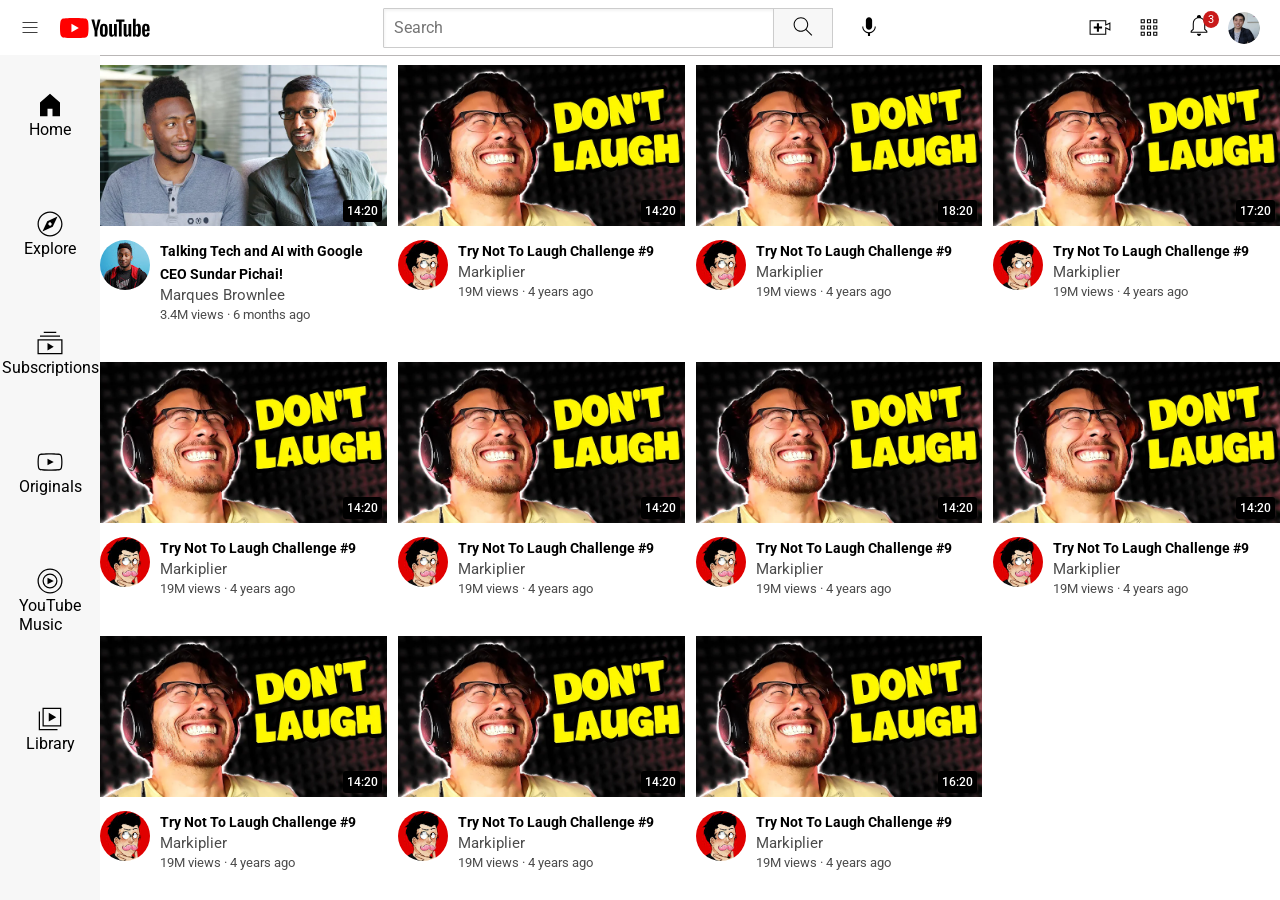
<file: index.html>
<!DOCTYPE html>
<html lang="en">

<head>
    <meta charset="UTF-8">
    <meta name="viewport" content="width=device-width, initial-scale=1.0">
    <title>Youtube</title>
    <link rel="stylesheet" href="style.css">
    <link rel="preconnect" href="https://fonts.googleapis.com">
    <link rel="preconnect" href="https://fonts.gstatic.com" crossorigin>
    <link
        href="https://fonts.googleapis.com/css2?family=Poppins:ital,wght@0,100;0,200;0,300;0,400;0,500;0,600;0,700;0,800;0,900;1,100;1,200;1,300;1,400;1,500;1,600;1,700;1,800;1,900&family=Roboto:ital,wght@0,100..900;1,100..900&display=swap"
        rel="stylesheet">
    <link rel="stylesheet" href="header.css">
    <link rel="stylesheet" href="sidebar.css">
</head>

<body>
    <header class="header">
        <div class="left-section">
            <img class="hamburger" src="images/header/hamburger-menu.svg" alt="image">
            <img class="youtube-logo" src="images/header/youtube-logo.svg" alt="youtube-logo">
        </div>
        <div class="middle-section">
            <input id="Search" type="text" placeholder="Search">
            <button id="search-icon"><img id="search-image" src="images/header/search.svg" alt="image"></button>
            <button id="mic"><img src="images/header/voice-search-icon.svg" alt="" id="mic-icon"></button>
        </div>
        <div class="right-section">
            <img id="upload" src="images/header/upload.svg" alt="">
            <img id="apps" src="images/header/youtube-apps.svg" alt="">
            <div class="notification-relative"><img id="notification" src="images/header/notifications.svg" alt="">
                <div class="notification-count">
                    3
                </div>
            </div>
            <img id="my-channel" src="images/header/my-channel.jpeg" alt="">
        </div>
    </header>


    <nav class="side-bar">
        <div class="sidebar-link">
            <img src="images/sidebar/home.svg" alt="">
            <p class="sidebar-names">Home</p>
        </div>
        <div class="sidebar-link">
            <img src="images/sidebar/explore.svg" alt="">
            <p class="sidebar-names">Explore</p>
        </div>
        <div class="sidebar-link">
            <img src="images/sidebar/subscriptions.svg" alt="">
            <p class="sidebar-names">Subscriptions</p>
        </div>
        <div class="sidebar-link">
            <img src="images/sidebar/originals.svg" alt="">
            <p class="sidebar-names">Originals</p>
        </div>
        <div class="sidebar-link">
            <img src="images/sidebar/youtube-music.svg" alt="">
            <p class="sidebar-names">YouTube Music</p>
        </div>
        <div class="sidebar-link">
            <img src="images/sidebar/library.svg" alt="">
            <p class="sidebar-names">Library</p>
        </div>
    </nav>
    <main>
        <div class="video-grid">
            <div class="video-card">
                <div class="video-card-thumbnail">
                    <img src="images/thumbnail-1.webp" alt="thumbnail-1" class="thumbnail">
                    <div class="video-time">14:20</div>
                </div>
                <div class="video-card-text">
                    <div class="video-card-channel">
                        <img src="images/channel-1.jpeg" alt="channel-1" class="channel">
                    </div>
                    <div class="video-card-info">
                        <p class="video-title">Talking Tech and AI with Google CEO Sundar Pichai!</p>

                        <p class="channel-name">Marques Brownlee</p>

                        <p class="views-time">3.4M views · 6 months ago</p>
                    </div>
                </div>
            </div>


            <div class="video-card">
                <div class="video-card-thumbnail">
                    <img src="images/thumbnail-2.webp" alt="thumbnail-1" class="thumbnail">
                    <div class="video-time">14:20</div>
                </div>
                <div class="video-card-text">
                    <div class="video-card-channel">
                        <img src="images/channel-2.jpeg" alt="channel-1" class="channel">
                    </div>
                    <div class="video-card-info">
                        <div class="video-card-title">
                            <p class="video-title">Try Not To Laugh Challenge #9</p>
                        </div>
                        <div class="video-card-channel-name">
                            <p class="channel-name">Markiplier</p>
                        </div>
                        <div class="video-card-view-time">
                            <p class="views-time">19M views · 4 years ago</p>
                        </div>
                    </div>
                </div>
            </div>



            <div class="video-card">
                <div class="video-card-thumbnail">
                    <img src="images/thumbnail-2.webp" alt="thumbnail-1" class="thumbnail">
                    <div class="video-time">18:20</div>
                </div>
                <div class="video-card-text">
                    <div class="video-card-channel">
                        <img src="images/channel-2.jpeg" alt="channel-1" class="channel">
                    </div>
                    <div class="video-card-info">
                        <div class="video-card-title">
                            <p class="video-title">Try Not To Laugh Challenge #9</p>
                        </div>
                        <div class="video-card-channel-name">
                            <p class="channel-name">Markiplier</p>
                        </div>
                        <div class="video-card-view-time">
                            <p class="views-time">19M views · 4 years ago</p>
                        </div>
                    </div>
                </div>
            </div>



            <div class="video-card">
                <div class="video-card-thumbnail">
                    <img src="images/thumbnail-2.webp" alt="thumbnail-1" class="thumbnail">
                    <div class="video-time">17:20</div>
                </div>
                <div class="video-card-text">
                    <div class="video-card-channel">
                        <img src="images/channel-2.jpeg" alt="channel-1" class="channel">
                    </div>
                    <div class="video-card-info">
                        <div class="video-card-title">
                            <p class="video-title">Try Not To Laugh Challenge #9</p>
                        </div>
                        <div class="video-card-channel-name">
                            <p class="channel-name">Markiplier</p>
                        </div>
                        <div class="video-card-view-time">
                            <p class="views-time">19M views · 4 years ago</p>
                        </div>
                    </div>
                </div>
            </div>




            <div class="video-card">
                <div class="video-card-thumbnail">
                    <img src="images/thumbnail-2.webp" alt="thumbnail-1" class="thumbnail">
                    <div class="video-time">14:20</div>
                </div>
                <div class="video-card-text">
                    <div class="video-card-channel">
                        <img src="images/channel-2.jpeg" alt="channel-1" class="channel">
                    </div>
                    <div class="video-card-info">
                        <div class="video-card-title">
                            <p class="video-title">Try Not To Laugh Challenge #9</p>
                        </div>
                        <div class="video-card-channel-name">
                            <p class="channel-name">Markiplier</p>
                        </div>
                        <div class="video-card-view-time">
                            <p class="views-time">19M views · 4 years ago</p>
                        </div>
                    </div>
                </div>
            </div>


            <div class="video-card">
                <div class="video-card-thumbnail">
                    <img src="images/thumbnail-2.webp" alt="thumbnail-1" class="thumbnail">
                    <div class="video-time">14:20</div>
                </div>
                <div class="video-card-text">
                    <div class="video-card-channel">
                        <img src="images/channel-2.jpeg" alt="channel-1" class="channel">
                    </div>
                    <div class="video-card-info">
                        <div class="video-card-title">
                            <p class="video-title">Try Not To Laugh Challenge #9</p>
                        </div>
                        <div class="video-card-channel-name">
                            <p class="channel-name">Markiplier</p>
                        </div>
                        <div class="video-card-view-time">
                            <p class="views-time">19M views · 4 years ago</p>
                        </div>
                    </div>
                </div>
            </div>




            <div class="video-card">
                <div class="video-card-thumbnail">
                    <img src="images/thumbnail-2.webp" alt="thumbnail-1" class="thumbnail">
                    <div class="video-time">14:20</div>
                </div>
                <div class="video-card-text">
                    <div class="video-card-channel">
                        <img src="images/channel-2.jpeg" alt="channel-1" class="channel">
                    </div>
                    <div class="video-card-info">
                        <div class="video-card-title">
                            <p class="video-title">Try Not To Laugh Challenge #9</p>
                        </div>
                        <div class="video-card-channel-name">
                            <p class="channel-name">Markiplier</p>
                        </div>
                        <div class="video-card-view-time">
                            <p class="views-time">19M views · 4 years ago</p>
                        </div>
                    </div>
                </div>
            </div>





            <div class="video-card">
                <div class="video-card-thumbnail">
                    <img src="images/thumbnail-2.webp" alt="thumbnail-1" class="thumbnail">
                    <div class="video-time">14:20</div>
                </div>
                <div class="video-card-text">
                    <div class="video-card-channel">
                        <img src="images/channel-2.jpeg" alt="channel-1" class="channel">
                    </div>
                    <div class="video-card-info">
                        <div class="video-card-title">
                            <p class="video-title">Try Not To Laugh Challenge #9</p>
                        </div>
                        <div class="video-card-channel-name">
                            <p class="channel-name">Markiplier</p>
                        </div>
                        <div class="video-card-view-time">
                            <p class="views-time">19M views · 4 years ago</p>
                        </div>
                    </div>
                </div>
            </div>









            <div class="video-card">
                <div class="video-card-thumbnail">
                    <img src="images/thumbnail-2.webp" alt="thumbnail-1" class="thumbnail">
                    <div class="video-time">14:20</div>
                </div>
                <div class="video-card-text">
                    <div class="video-card-channel">
                        <img src="images/channel-2.jpeg" alt="channel-1" class="channel">
                    </div>
                    <div class="video-card-info">
                        <div class="video-card-title">
                            <p class="video-title">Try Not To Laugh Challenge #9</p>
                        </div>
                        <div class="video-card-channel-name">
                            <p class="channel-name">Markiplier</p>
                        </div>
                        <div class="video-card-view-time">
                            <p class="views-time">19M views · 4 years ago</p>
                        </div>
                    </div>
                </div>
            </div>








            <div class="video-card">
                <div class="video-card-thumbnail">
                    <img src="images/thumbnail-2.webp" alt="thumbnail-1" class="thumbnail">
                    <div class="video-time">14:20</div>
                </div>
                <div class="video-card-text">
                    <div class="video-card-channel">
                        <img src="images/channel-2.jpeg" alt="channel-1" class="channel">
                    </div>
                    <div class="video-card-info">
                        <div class="video-card-title">
                            <p class="video-title">Try Not To Laugh Challenge #9</p>
                        </div>
                        <div class="video-card-channel-name">
                            <p class="channel-name">Markiplier</p>
                        </div>
                        <div class="video-card-view-time">
                            <p class="views-time">19M views · 4 years ago</p>
                        </div>
                    </div>
                </div>
            </div>




            <div class="video-card">
                <div class="video-card-thumbnail">
                    <img src="images/thumbnail-2.webp" alt="thumbnail-1" class="thumbnail">
                    <div class="video-time">16:20</div>
                </div>
                <div class="video-card-text">
                    <div class="video-card-channel">
                        <img src="images/channel-2.jpeg" alt="channel-1" class="channel">
                    </div>
                    <div class="video-card-info">
                        <div class="video-card-title">
                            <p class="video-title">Try Not To Laugh Challenge #9</p>
                        </div>
                        <div class="video-card-channel-name">
                            <p class="channel-name">Markiplier</p>
                        </div>
                        <div class="video-card-view-time">
                            <p class="views-time">19M views · 4 years ago</p>
                        </div>
                    </div>
                </div>
            </div>
        </div>
    </main>
</body>

</html>
</file>
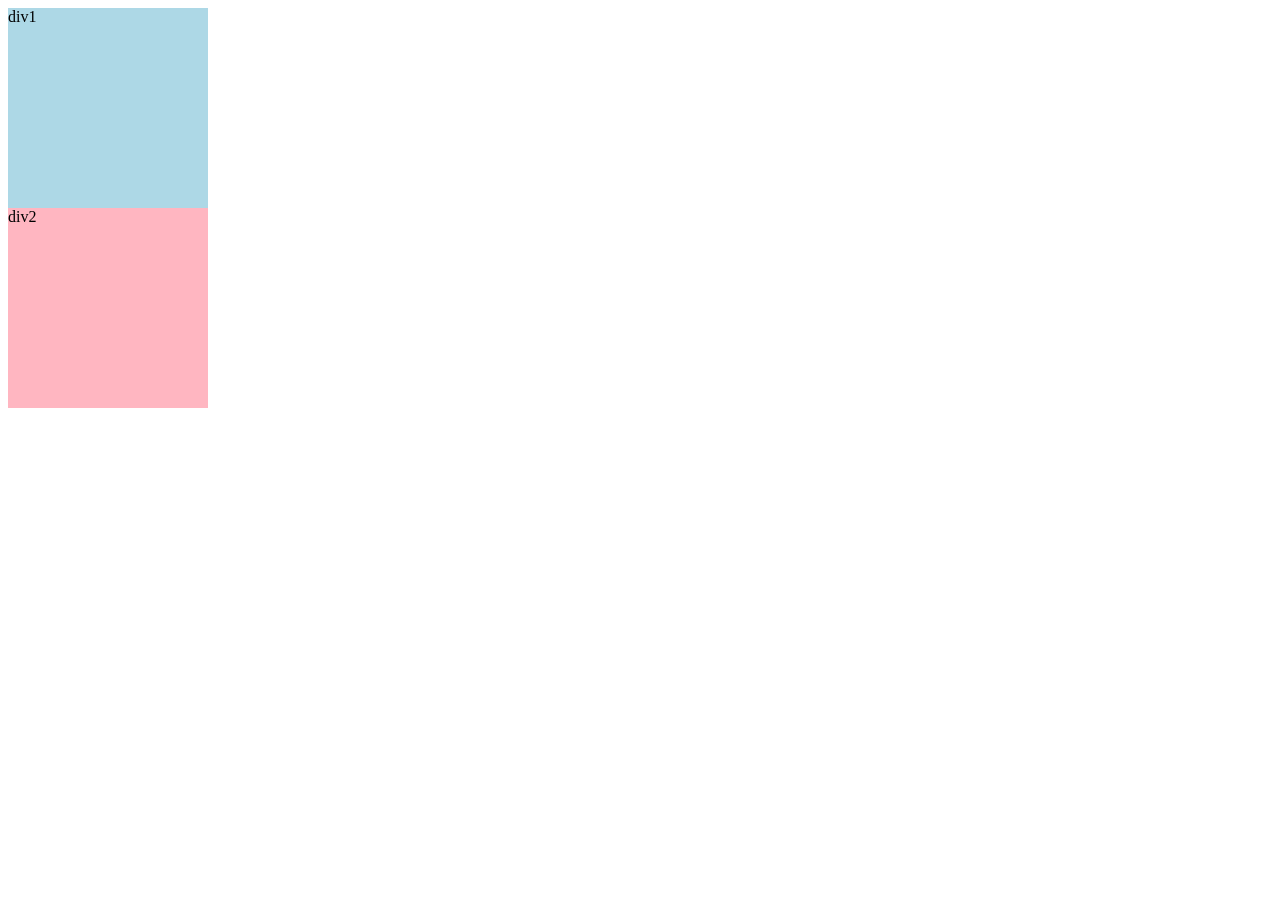
<file: postition.html>
<!DOCTYPE html>
<html lang="en">
<head>
    <meta charset="UTF-8">
    <meta name="viewport" content="width=device-width, initial-scale=1.0">
    <title>Document</title>
</head>
<body>
    <div id="div1"
        style="background-color: lightblue;
        height: 200px;
        width: 200px;">div1
    </div>
    <div id="div2"style="
    background-color:lightpink;
    height:200px;
    width: 200px;">
        div2
    </div>
</body>
</html>
</file>
<file: style.css>
body{
    margin: 0;
    padding-top: 65px;
    padding-left: 100px;
}
p{
    font-family: Roboto, Arial;
    margin-top: 0px;
    margin-bottom: 0px;
}
.thumbnail{
    width: 100%;
}
.video-title{
    font-weight: 700;
    font-size: 14px;
    margin-top: 0px;
    line-height: 23px;
}
.channel{
    border-radius: 50%;
}
.video-card-thumbnail{
    display: block;
    margin-bottom: 10px;
    position: relative;
}
.video-card-text{
    display: grid;
    grid-template-columns: 50px 1fr;
}
.video-card-channel{

}
.video-card-info{
    margin-left: 10px;
}
.channel{
    width: 100%;
}
.channel-name{
    margin-bottom: 3px;
    opacity: 0.7;
    font-size: 15px;
}
.views-time{
    margin-top: 0px;
    opacity: 0.7;
    font-size: 13px;
}
.video-grid{
    display: grid;
    grid-template-columns: 1fr 1fr 1fr;
    column-gap: 11px;
    row-gap: 40px;
}


@media (max-width: 750px){
    .video-grid{
        grid-template-columns: 1fr 1fr;
    }
}


@media (min-width: 751) and (max-width: 999){
     .video-grid{
        grid-template-columns: 1fr 1fr 1fr;
    }
}

@media (min-width: 1000px){
    .video-grid{
        grid-template-columns: 1fr 1fr 1fr 1fr;
    }
}



.video-time{
    background-color: black;
    color: white;
    position: absolute;
    bottom: 8px;
    right: 5px;
    font-family: Roboto,arial;
    font-size: 12px;
    font-weight: 500;
    border-radius: 3px;
    padding: 4px 4px 4px 4px; 
    /* top right bottom left */
}
</file>
<file: header.css>
.header{
    height: 55px;
    display: flex;
    flex-direction: row;
    justify-content: space-between;
    position: fixed;
    top: 0;
    left: 0;
    right: 0;
    background-color: white;
    border-bottom: 1px solid rgb(185, 182, 182);
    z-index: 100;
}
.left-section{
    display: flex;
    align-items: center;
}
.middle-section{
    flex: 1;
    margin-left: 70px;
    margin-right: 35px;
    max-width: 500px;
    display: flex;
    align-items: center;
}
.right-section{
    width: 180px;
    margin-right: 20px;
    display: flex;
    align-items: center;
    justify-content: space-between;
    flex-shrink: 0;
}
.hamburger{
    height: 20px;
    margin-left: 20px;
}
.youtube-logo{
    height: 20px;
    margin-left: 20px;
    height: 20px;
}
#Search{
    height:20px;
    width: 60px;
    flex: 1;
    height: 36px;
    padding-left: 10px;
    font-size: 16px;
    border: 1px solid  rgb(204, 204, 204);;
    border-radius: 1px;
    box-shadow: inset 1px 2px 3px rgba(0, 0, 0, 0.05);
}
#Search::placeholder{
    font-family: Roboto,arial;
    font-size: 16px;
}
#mic{
    height: 40px;
    width: 40px;
    margin-top: 1px;
    background-color: transparent;
    border: none;
}
#mic-icon{
    height: 25px;
    width: 40px;
}
#search-icon{
    height: 40px;
    width: 60px;
    margin-top: 1px;
    background-color: rgb(247, 247, 247);
    border: 1px solid  rgb(204, 204, 204);
    margin-left: -1px;
    margin-right: 10px;
}

#search-image{
    height: 25px;
    width: 40px;
}
#upload{
    height: 25px;
    width: 40px;
}
#apps{
     height: 25px;
    width: 40px;
}
#notification{
     height: 25px;
    width: 40px;
}
#my-channel{
    height: 32px;
    border-radius: 50%;
}
.notification-relative{
    position: relative;
}
.notification-count{
    position: absolute;
    top:-2px;
    right: 0;
    background-color: rgb(201, 26, 26);
    color: white;
    font-family: Roboto,Arial, Helvetica, sans-serif;
    font-size: 11px;
    padding: 2px 5px 2px 5px;
    border-radius: 50%;
}
</file>
<file: sidebar.css>
.side-bar{
    position: fixed;
    background-color: rgb(247, 247, 247);
    left: 0;
    bottom: 0;
    width: 100px;
    top: 55px;
    z-index: 100;
}
.sidebar-link{
    padding: 35px;
    display: flex;
    justify-content: center;
    align-items: center;
    flex-direction: column;
}
.sidebar-link:hover{
    background-color: rgba(128, 128, 128, 0.1);
}
.sidebar-names{
    font-family: Roboto,arial;
}
</file>
